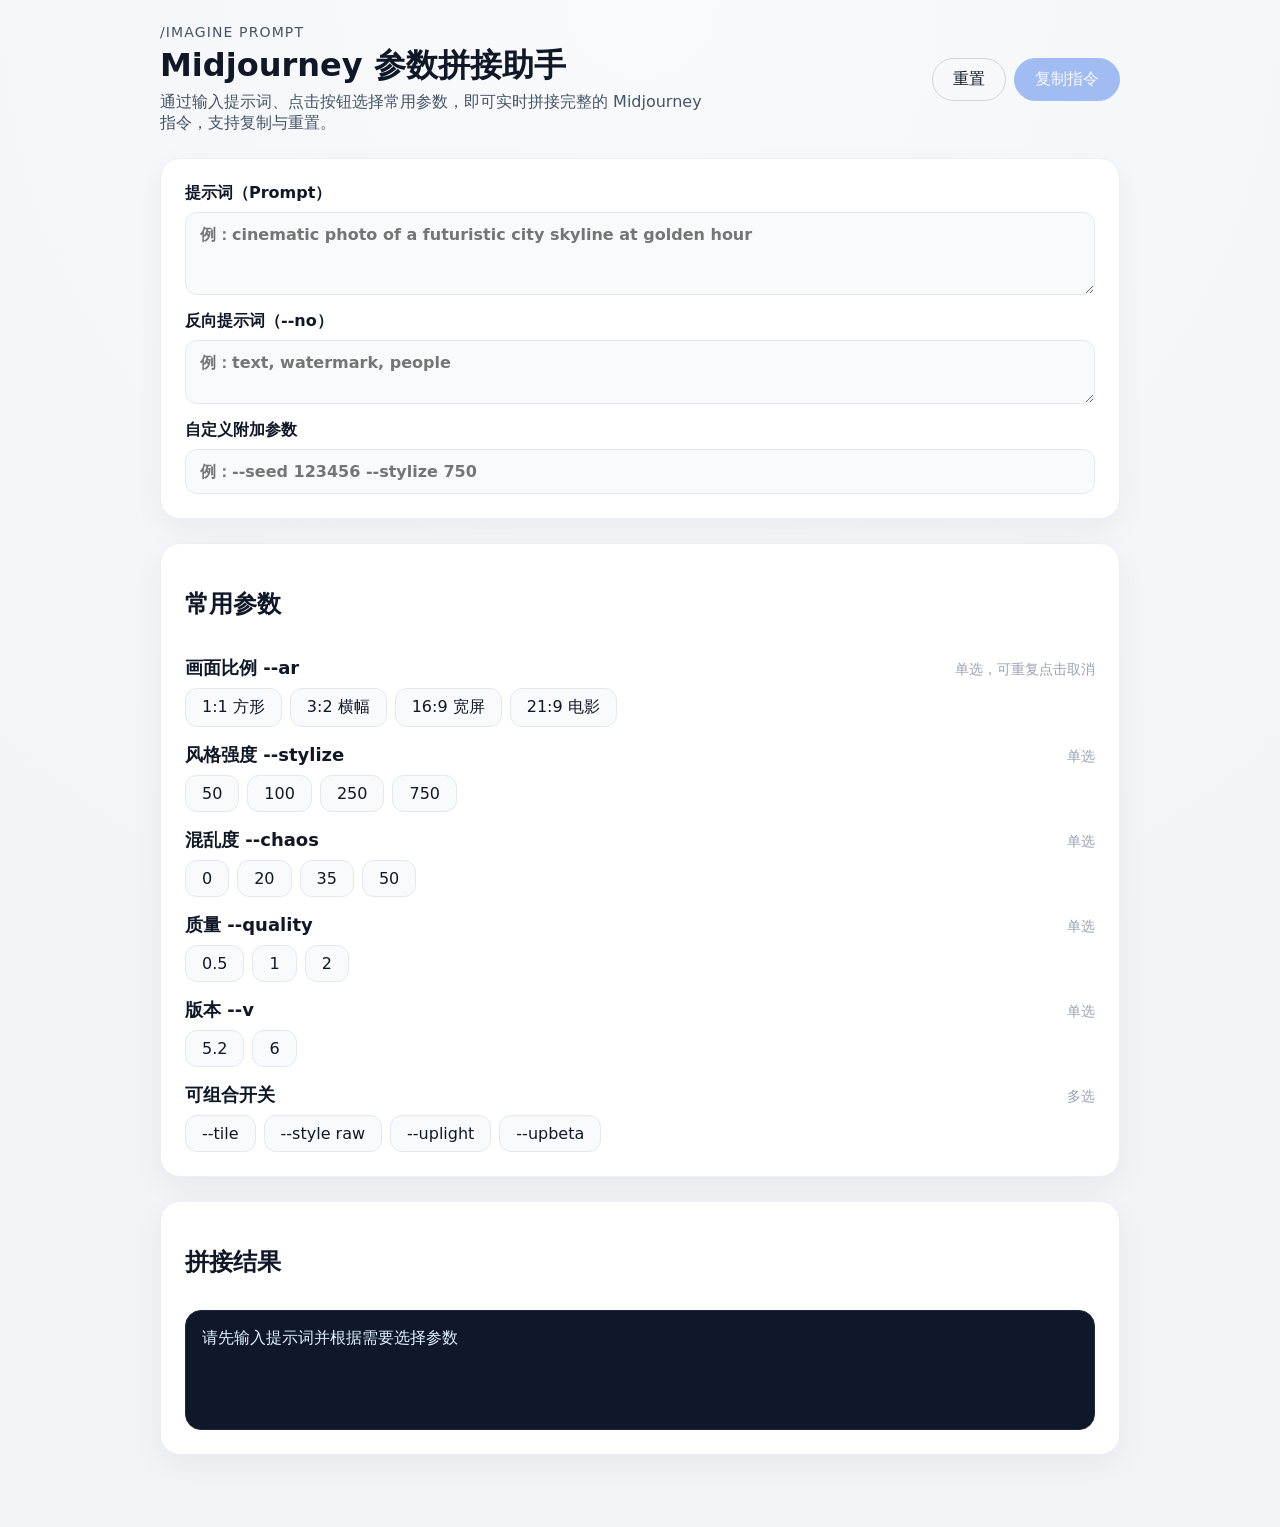
<file: index.html>
<!DOCTYPE html>
<html lang="zh-CN">
  <head>
    <meta charset="UTF-8" />
    <meta name="viewport" content="width=device-width, initial-scale=1.0" />
    <title>Midjourney 参数拼接助手</title>
    <link rel="stylesheet" href="styles.css" />
  </head>
  <body>
    <main class="page">
      <header class="intro">
        <div>
          <p class="eyebrow">/imagine prompt</p>
          <h1>Midjourney 参数拼接助手</h1>
          <p class="lede">
            通过输入提示词、点击按钮选择常用参数，即可实时拼接完整的
            Midjourney 指令，支持复制与重置。
          </p>
        </div>
        <div class="actions">
          <button class="ghost" id="resetBtn" type="button">重置</button>
          <button class="primary" id="copyBtn" type="button">复制指令</button>
        </div>
      </header>

      <section class="panel">
        <label class="field">
          <span>提示词（Prompt）</span>
          <textarea
            id="promptInput"
            rows="3"
            placeholder="例：cinematic photo of a futuristic city skyline at golden hour"
          ></textarea>
        </label>

        <label class="field">
          <span>反向提示词（--no）</span>
          <textarea
            id="negativeInput"
            rows="2"
            placeholder="例：text, watermark, people"
          ></textarea>
        </label>

        <label class="field">
          <span>自定义附加参数</span>
          <input
            id="customInput"
            type="text"
            placeholder="例：--seed 123456 --stylize 750"
          />
        </label>
      </section>

      <section class="panel">
        <h2>常用参数</h2>

        <div class="param-group" data-multi="false">
          <div class="group-head">
            <h3>画面比例 --ar</h3>
            <span>单选，可重复点击取消</span>
          </div>
          <div class="button-row" role="group" aria-label="画面比例">
            <button type="button" class="param-button" data-group="ar" data-param="--ar 1:1">1:1 方形</button>
            <button type="button" class="param-button" data-group="ar" data-param="--ar 3:2">3:2 横幅</button>
            <button type="button" class="param-button" data-group="ar" data-param="--ar 16:9">16:9 宽屏</button>
            <button type="button" class="param-button" data-group="ar" data-param="--ar 21:9">21:9 电影</button>
          </div>
        </div>

        <div class="param-group" data-multi="false">
          <div class="group-head">
            <h3>风格强度 --stylize</h3>
            <span>单选</span>
          </div>
          <div class="button-row" role="group" aria-label="风格强度">
            <button type="button" class="param-button" data-group="stylize" data-param="--stylize 50">50</button>
            <button type="button" class="param-button" data-group="stylize" data-param="--stylize 100">100</button>
            <button type="button" class="param-button" data-group="stylize" data-param="--stylize 250">250</button>
            <button type="button" class="param-button" data-group="stylize" data-param="--stylize 750">750</button>
          </div>
        </div>

        <div class="param-group" data-multi="false">
          <div class="group-head">
            <h3>混乱度 --chaos</h3>
            <span>单选</span>
          </div>
          <div class="button-row" role="group" aria-label="混乱度">
            <button type="button" class="param-button" data-group="chaos" data-param="--chaos 0">0</button>
            <button type="button" class="param-button" data-group="chaos" data-param="--chaos 20">20</button>
            <button type="button" class="param-button" data-group="chaos" data-param="--chaos 35">35</button>
            <button type="button" class="param-button" data-group="chaos" data-param="--chaos 50">50</button>
          </div>
        </div>

        <div class="param-group" data-multi="false">
          <div class="group-head">
            <h3>质量 --quality</h3>
            <span>单选</span>
          </div>
          <div class="button-row" role="group" aria-label="质量">
            <button type="button" class="param-button" data-group="quality" data-param="--quality .5">0.5</button>
            <button type="button" class="param-button" data-group="quality" data-param="--quality 1">1</button>
            <button type="button" class="param-button" data-group="quality" data-param="--quality 2">2</button>
          </div>
        </div>

        <div class="param-group" data-multi="false">
          <div class="group-head">
            <h3>版本 --v</h3>
            <span>单选</span>
          </div>
          <div class="button-row" role="group" aria-label="版本">
            <button type="button" class="param-button" data-group="version" data-param="--v 5.2">5.2</button>
            <button type="button" class="param-button" data-group="version" data-param="--v 6">6</button>
          </div>
        </div>

        <div class="param-group" data-multi="true">
          <div class="group-head">
            <h3>可组合开关</h3>
            <span>多选</span>
          </div>
          <div class="button-row" role="group" aria-label="可组合开关">
            <button type="button" class="param-button" data-group="switches" data-multi="true" data-param="--tile">--tile</button>
            <button type="button" class="param-button" data-group="switches" data-multi="true" data-param="--style raw">--style raw</button>
            <button type="button" class="param-button" data-group="switches" data-multi="true" data-param="--uplight">--uplight</button>
            <button type="button" class="param-button" data-group="switches" data-multi="true" data-param="--upbeta">--upbeta</button>
          </div>
        </div>
      </section>

      <section class="panel result-panel">
        <div class="group-head">
          <h2>拼接结果</h2>
          <small id="feedback" role="status" aria-live="polite"></small>
        </div>
        <pre id="result" class="result" tabindex="0"></pre>
      </section>
    </main>

    <script src="script.js" defer></script>
  </body>
</html>
</file>
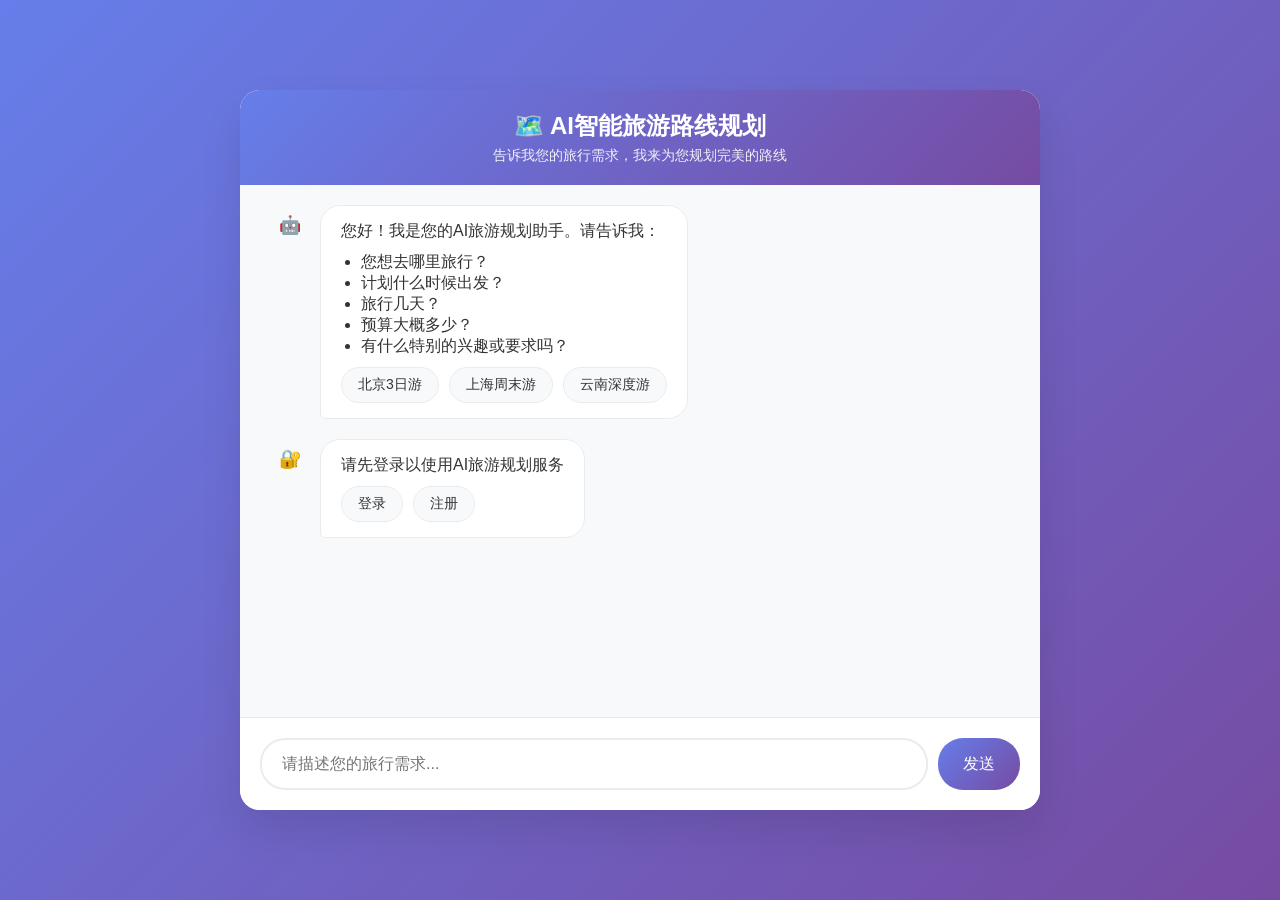
<file: static/chat.html>
<!DOCTYPE html>
<html lang="zh-CN">
<head>
    <meta charset="UTF-8">
    <meta name="viewport" content="width=device-width, initial-scale=1.0">
    <title>AI智能旅游路线规划 - 聊天界面</title>
    <style>
        * {
            margin: 0;
            padding: 0;
            box-sizing: border-box;
        }

        body {
            font-family: 'Segoe UI', Tahoma, Geneva, Verdana, sans-serif;
            background: linear-gradient(135deg, #667eea 0%, #764ba2 100%);
            height: 100vh;
            display: flex;
            justify-content: center;
            align-items: center;
        }

        .chat-container {
            width: 90%;
            max-width: 800px;
            height: 80vh;
            background: white;
            border-radius: 20px;
            box-shadow: 0 20px 40px rgba(0,0,0,0.1);
            display: flex;
            flex-direction: column;
            overflow: hidden;
        }

        .chat-header {
            background: linear-gradient(135deg, #667eea 0%, #764ba2 100%);
            color: white;
            padding: 20px;
            text-align: center;
        }

        .chat-header h1 {
            font-size: 24px;
            margin-bottom: 5px;
        }

        .chat-header p {
            opacity: 0.9;
            font-size: 14px;
        }

        .chat-messages {
            flex: 1;
            padding: 20px;
            overflow-y: auto;
            background: #f8f9fa;
        }

        .message {
            margin-bottom: 20px;
            display: flex;
            align-items: flex-start;
        }

        .message.user {
            justify-content: flex-end;
        }

        .message-content {
            max-width: 70%;
            padding: 15px 20px;
            border-radius: 20px;
            position: relative;
        }

        .message.user .message-content {
            background: linear-gradient(135deg, #667eea 0%, #764ba2 100%);
            color: white;
            border-bottom-right-radius: 5px;
        }

        .message.bot .message-content {
            background: white;
            color: #333;
            border: 1px solid #e9ecef;
            border-bottom-left-radius: 5px;
        }

        .message-avatar {
            width: 40px;
            height: 40px;
            border-radius: 50%;
            margin: 0 10px;
            display: flex;
            align-items: center;
            justify-content: center;
            font-size: 18px;
        }

        .message.user .message-avatar {
            background: linear-gradient(135deg, #667eea 0%, #764ba2 100%);
            color: white;
        }

        .message.bot .message-avatar {
            background: #f8f9fa;
            color: #667eea;
        }

        .chat-input {
            padding: 20px;
            background: white;
            border-top: 1px solid #e9ecef;
        }

        .input-group {
            display: flex;
            gap: 10px;
        }

        .chat-input input {
            flex: 1;
            padding: 15px 20px;
            border: 2px solid #e9ecef;
            border-radius: 25px;
            font-size: 16px;
            outline: none;
            transition: border-color 0.3s;
        }

        .chat-input input:focus {
            border-color: #667eea;
        }

        .send-button {
            padding: 15px 25px;
            background: linear-gradient(135deg, #667eea 0%, #764ba2 100%);
            color: white;
            border: none;
            border-radius: 25px;
            cursor: pointer;
            font-size: 16px;
            transition: transform 0.2s;
        }

        .send-button:hover {
            transform: translateY(-2px);
        }

        .send-button:disabled {
            opacity: 0.6;
            cursor: not-allowed;
            transform: none;
        }

        .typing-indicator {
            display: none;
            align-items: center;
            margin-bottom: 20px;
        }

        .typing-indicator .message-avatar {
            background: #f8f9fa;
            color: #667eea;
        }

        .typing-dots {
            display: flex;
            gap: 4px;
            margin-left: 10px;
        }

        .typing-dot {
            width: 8px;
            height: 8px;
            background: #667eea;
            border-radius: 50%;
            animation: typing 1.4s infinite;
        }

        .typing-dot:nth-child(2) {
            animation-delay: 0.2s;
        }

        .typing-dot:nth-child(3) {
            animation-delay: 0.4s;
        }

        @keyframes typing {
            0%, 60%, 100% {
                transform: translateY(0);
            }
            30% {
                transform: translateY(-10px);
            }
        }

        .route-card {
            background: white;
            border: 1px solid #e9ecef;
            border-radius: 10px;
            padding: 15px;
            margin: 10px 0;
        }

        .route-card h3 {
            color: #667eea;
            margin-bottom: 10px;
        }

        .route-card p {
            color: #666;
            margin-bottom: 5px;
        }

        .quick-actions {
            display: flex;
            gap: 10px;
            margin-top: 10px;
            flex-wrap: wrap;
        }

        .quick-action {
            padding: 8px 16px;
            background: #f8f9fa;
            border: 1px solid #e9ecef;
            border-radius: 20px;
            cursor: pointer;
            font-size: 14px;
            transition: all 0.2s;
        }

        .quick-action:hover {
            background: #667eea;
            color: white;
        }

        .error-message {
            background: #f8d7da;
            color: #721c24;
            border: 1px solid #f5c6cb;
            border-radius: 10px;
            padding: 15px;
            margin: 10px 0;
        }

        .success-message {
            background: #d4edda;
            color: #155724;
            border: 1px solid #c3e6cb;
            border-radius: 10px;
            padding: 15px;
            margin: 10px 0;
        }

        @media (max-width: 768px) {
            .chat-container {
                width: 95%;
                height: 90vh;
            }
            
            .message-content {
                max-width: 85%;
            }
        }
    </style>
</head>
<body>
    <div class="chat-container">
        <div class="chat-header">
            <h1>🗺️ AI智能旅游路线规划</h1>
            <p>告诉我您的旅行需求，我来为您规划完美的路线</p>
        </div>
        
        <div class="chat-messages" id="chatMessages">
            <div class="message bot">
                <div class="message-avatar">🤖</div>
                <div class="message-content">
                    <p>您好！我是您的AI旅游规划助手。请告诉我：</p>
                    <ul style="margin-top: 10px; padding-left: 20px;">
                        <li>您想去哪里旅行？</li>
                        <li>计划什么时候出发？</li>
                        <li>旅行几天？</li>
                        <li>预算大概多少？</li>
                        <li>有什么特别的兴趣或要求吗？</li>
                    </ul>
                    <div class="quick-actions">
                        <div class="quick-action" onclick="sendQuickMessage('我想去北京旅行3天，预算5000元')">北京3日游</div>
                        <div class="quick-action" onclick="sendQuickMessage('上海周末游，预算2000元')">上海周末游</div>
                        <div class="quick-action" onclick="sendQuickMessage('云南7天深度游，预算8000元')">云南深度游</div>
                    </div>
                </div>
            </div>
        </div>
        
        <div class="typing-indicator" id="typingIndicator">
            <div class="message-avatar">🤖</div>
            <div class="message-content">
                <div class="typing-dots">
                    <div class="typing-dot"></div>
                    <div class="typing-dot"></div>
                    <div class="typing-dot"></div>
                </div>
            </div>
        </div>
        
        <div class="chat-input">
            <div class="input-group">
                <input type="text" id="messageInput" placeholder="请描述您的旅行需求..." onkeypress="handleKeyPress(event)">
                <button class="send-button" id="sendButton" onclick="sendMessage()">发送</button>
            </div>
        </div>
    </div>

    <script>
        const API_BASE_URL = '/api/v1';
        let currentRouteId = null;
        let isProcessing = false;

        // 初始化
        document.addEventListener('DOMContentLoaded', function() {
            // 检查是否已登录
            checkAuthStatus();
        });

        // 检查认证状态
        async function checkAuthStatus() {
            const token = localStorage.getItem('access_token');
            if (!token) {
                // 如果没有token，显示登录提示
                showLoginPrompt();
            }
        }

        // 显示登录提示
        function showLoginPrompt() {
            const messagesContainer = document.getElementById('chatMessages');
            const loginMessage = document.createElement('div');
            loginMessage.className = 'message bot';
            loginMessage.innerHTML = `
                <div class="message-avatar">🔐</div>
                <div class="message-content">
                    <p>请先登录以使用AI旅游规划服务</p>
                    <div class="quick-actions">
                        <div class="quick-action" onclick="showLoginForm()">登录</div>
                        <div class="quick-action" onclick="showRegisterForm()">注册</div>
                    </div>
                </div>
            `;
            messagesContainer.appendChild(loginMessage);
        }

        // 显示登录表单
        function showLoginForm() {
            const messagesContainer = document.getElementById('chatMessages');
            const loginForm = document.createElement('div');
            loginForm.className = 'message bot';
            loginForm.innerHTML = `
                <div class="message-avatar">🔐</div>
                <div class="message-content">
                    <h3>用户登录</h3>
                    <form id="loginForm" onsubmit="handleLogin(event)">
                        <div style="margin: 10px 0;">
                            <input type="text" id="loginUsername" placeholder="用户名" required style="width: 100%; padding: 10px; margin: 5px 0; border: 1px solid #ddd; border-radius: 5px;">
                        </div>
                        <div style="margin: 10px 0;">
                            <input type="password" id="loginPassword" placeholder="密码" required style="width: 100%; padding: 10px; margin: 5px 0; border: 1px solid #ddd; border-radius: 5px;">
                        </div>
                        <button type="submit" style="width: 100%; padding: 10px; background: #667eea; color: white; border: none; border-radius: 5px; cursor: pointer;">登录</button>
                    </form>
                </div>
            `;
            messagesContainer.appendChild(loginForm);
        }

        // 显示注册表单
        function showRegisterForm() {
            const messagesContainer = document.getElementById('chatMessages');
            const registerForm = document.createElement('div');
            registerForm.className = 'message bot';
            registerForm.innerHTML = `
                <div class="message-avatar">📝</div>
                <div class="message-content">
                    <h3>用户注册</h3>
                    <form id="registerForm" onsubmit="handleRegister(event)">
                        <div style="margin: 10px 0;">
                            <input type="text" id="registerUsername" placeholder="用户名" required style="width: 100%; padding: 10px; margin: 5px 0; border: 1px solid #ddd; border-radius: 5px;">
                        </div>
                        <div style="margin: 10px 0;">
                            <input type="email" id="registerEmail" placeholder="邮箱" required style="width: 100%; padding: 10px; margin: 5px 0; border: 1px solid #ddd; border-radius: 5px;">
                        </div>
                        <div style="margin: 10px 0;">
                            <input type="password" id="registerPassword" placeholder="密码" required style="width: 100%; padding: 10px; margin: 5px 0; border: 1px solid #ddd; border-radius: 5px;">
                        </div>
                        <button type="submit" style="width: 100%; padding: 10px; background: #667eea; color: white; border: none; border-radius: 5px; cursor: pointer;">注册</button>
                    </form>
                </div>
            `;
            messagesContainer.appendChild(registerForm);
        }

        // 处理登录
        async function handleLogin(event) {
            event.preventDefault();
            const username = document.getElementById('loginUsername').value;
            const password = document.getElementById('loginPassword').value;

            try {
                const response = await fetch(`${API_BASE_URL}/users/login`, {
                    method: 'POST',
                    headers: {
                        'Content-Type': 'application/json',
                    },
                    body: JSON.stringify({ username, password })
                });

                const data = await response.json();
                
                if (response.ok) {
                    localStorage.setItem('access_token', data.access_token);
                    addMessage('bot', '登录成功！现在可以开始规划您的旅行了。');
                    // 清除登录表单
                    const loginForm = document.getElementById('loginForm');
                    if (loginForm) {
                        loginForm.parentElement.parentElement.remove();
                    }
                } else {
                    addMessage('bot', `登录失败: ${data.detail}`);
                }
            } catch (error) {
                addMessage('bot', `登录时出错: ${error.message}`);
            }
        }

        // 处理注册
        async function handleRegister(event) {
            event.preventDefault();
            const username = document.getElementById('registerUsername').value;
            const email = document.getElementById('registerEmail').value;
            const password = document.getElementById('registerPassword').value;

            try {
                const response = await fetch(`${API_BASE_URL}/users/register`, {
                    method: 'POST',
                    headers: {
                        'Content-Type': 'application/json',
                    },
                    body: JSON.stringify({ username, email, password })
                });

                const data = await response.json();
                
                if (response.ok) {
                    addMessage('bot', '注册成功！请登录以开始使用服务。');
                    showLoginForm();
                } else {
                    addMessage('bot', `注册失败: ${data.detail}`);
                }
            } catch (error) {
                addMessage('bot', `注册时出错: ${error.message}`);
            }
        }

        // 发送快速消息
        function sendQuickMessage(message) {
            document.getElementById('messageInput').value = message;
            sendMessage();
        }

        // 处理键盘事件
        function handleKeyPress(event) {
            if (event.key === 'Enter' && !event.shiftKey) {
                event.preventDefault();
                sendMessage();
            }
        }

        // 发送消息
        async function sendMessage() {
            const input = document.getElementById('messageInput');
            const message = input.value.trim();
            
            if (!message || isProcessing) return;

            // 检查是否已登录
            const token = localStorage.getItem('access_token');
            if (!token) {
                addMessage('bot', '请先登录以使用AI旅游规划服务。');
                return;
            }

            // 添加用户消息
            addMessage('user', message);
            input.value = '';

            // 显示打字指示器
            showTypingIndicator();

            try {
                isProcessing = true;
                
                // 解析用户输入并创建路线规划请求
                const routeRequest = parseUserInput(message);
                
                // 发送请求到API
                const response = await fetch(`${API_BASE_URL}/routes/plan`, {
                    method: 'POST',
                    headers: {
                        'Content-Type': 'application/json',
                        'Authorization': `Bearer ${token}`
                    },
                    body: JSON.stringify(routeRequest)
                });

                const data = await response.json();
                
                // 隐藏打字指示器
                hideTypingIndicator();
                
                if (response.ok) {
                    currentRouteId = data.route_id;
                    displayRouteResponse(data);
                } else {
                    addMessage('bot', `规划路线时出错: ${data.detail}`);
                }
            } catch (error) {
                hideTypingIndicator();
                addMessage('bot', `网络错误: ${error.message}`);
            } finally {
                isProcessing = false;
            }
        }

        // 解析用户输入
        function parseUserInput(message) {
            // 简单的关键词提取，实际应用中可以使用更复杂的NLP
            const destination = extractDestination(message);
            const dates = extractDates(message);
            const budget = extractBudget(message);
            const travelers = extractTravelers(message);
            const interests = extractInterests(message);

            return {
                destination: destination || '未指定',
                start_date: dates.start || new Date().toISOString().split('T')[0],
                end_date: dates.end || new Date(Date.now() + 3 * 24 * 60 * 60 * 1000).toISOString().split('T')[0],
                travelers: travelers || 1,
                budget: budget,
                interests: interests,
                special_requirements: message
            };
        }

        // 提取目的地
        function extractDestination(message) {
            const cities = ['北京', '上海', '广州', '深圳', '杭州', '南京', '苏州', '成都', '重庆', '西安', '武汉', '长沙', '厦门', '青岛', '大连', '昆明', '丽江', '大理', '桂林', '阳朔', '三亚', '海口', '哈尔滨', '长春', '沈阳', '天津', '石家庄', '太原', '呼和浩特', '银川', '西宁', '兰州', '乌鲁木齐', '拉萨', '香港', '澳门', '台湾'];
            
            for (const city of cities) {
                if (message.includes(city)) {
                    return city;
                }
            }
            return null;
        }

        // 提取日期
        function extractDates(message) {
            const today = new Date();
            const tomorrow = new Date(today.getTime() + 24 * 60 * 60 * 1000);
            const nextWeek = new Date(today.getTime() + 7 * 24 * 60 * 60 * 1000);
            
            return {
                start: tomorrow.toISOString().split('T')[0],
                end: nextWeek.toISOString().split('T')[0]
            };
        }

        // 提取预算
        function extractBudget(message) {
            const budgetMatch = message.match(/(\d+)\s*元/);
            return budgetMatch ? parseInt(budgetMatch[1]) : null;
        }

        // 提取旅行人数
        function extractTravelers(message) {
            const travelerMatch = message.match(/(\d+)\s*人/);
            return travelerMatch ? parseInt(travelerMatch[1]) : 1;
        }

        // 提取兴趣
        function extractInterests(message) {
            const interests = [];
            const interestKeywords = {
                '自然风光': ['自然', '风景', '山水', '湖泊', '森林', '海滩'],
                '历史文化': ['历史', '文化', '古迹', '博物馆', '寺庙', '古建筑'],
                '美食': ['美食', '小吃', '特色菜', '餐厅', '夜市'],
                '购物': ['购物', '商场', '市场', '特产'],
                '娱乐': ['娱乐', '游乐场', '主题公园', '表演', '演出'],
                '户外': ['户外', '徒步', '登山', '骑行', '露营']
            };

            for (const [interest, keywords] of Object.entries(interestKeywords)) {
                for (const keyword of keywords) {
                    if (message.includes(keyword)) {
                        interests.push(interest);
                        break;
                    }
                }
            }

            return interests;
        }

        // 显示路线响应
        function displayRouteResponse(data) {
            if (data.route_data) {
                const routeData = data.route_data;
                
                let responseHtml = `
                    <div class="route-card">
                        <h3>🗺️ ${routeData.title || '智能路线规划'}</h3>
                        <p><strong>目的地:</strong> ${data.route_data.destination || '未指定'}</p>
                        <p><strong>预算:</strong> ${routeData.total_budget ? '¥' + routeData.total_budget : '待计算'}</p>
                `;

                if (routeData.days && routeData.days.length > 0) {
                    responseHtml += '<h4>📅 行程安排:</h4>';
                    routeData.days.forEach((day, index) => {
                        responseHtml += `
                            <div style="margin: 10px 0; padding: 10px; background: #f8f9fa; border-radius: 5px;">
                                <strong>第${index + 1}天:</strong> ${day.title || '行程安排'}
                                <p style="margin: 5px 0; color: #666;">${day.description || ''}</p>
                        `;
                        
                        if (day.activities && day.activities.length > 0) {
                            responseHtml += '<ul style="margin: 5px 0; padding-left: 20px;">';
                            day.activities.forEach(activity => {
                                responseHtml += `<li>${activity.name || activity.description}</li>`;
                            });
                            responseHtml += '</ul>';
                        }
                        
                        responseHtml += '</div>';
                    });
                }

                if (routeData.highlights && routeData.highlights.length > 0) {
                    responseHtml += '<h4>✨ 亮点推荐:</h4><ul>';
                    routeData.highlights.forEach(highlight => {
                        responseHtml += `<li>${highlight}</li>`;
                    });
                    responseHtml += '</ul>';
                }

                if (routeData.tips && routeData.tips.length > 0) {
                    responseHtml += '<h4>💡 实用贴士:</h4><ul>';
                    routeData.tips.forEach(tip => {
                        responseHtml += `<li>${tip}</li>`;
                    });
                    responseHtml += '</ul>';
                }

                responseHtml += `
                        <div class="quick-actions">
                            <div class="quick-action" onclick="optimizeRoute()">优化路线</div>
                            <div class="quick-action" onclick="saveRoute()">保存路线</div>
                            <div class="quick-action" onclick="shareRoute()">分享路线</div>
                        </div>
                    </div>
                `;

                addMessage('bot', responseHtml);
            } else {
                addMessage('bot', '路线规划完成！请查看上方的详细安排。');
            }
        }

        // 添加消息到聊天界面
        function addMessage(sender, content) {
            const messagesContainer = document.getElementById('chatMessages');
            const messageDiv = document.createElement('div');
            messageDiv.className = `message ${sender}`;
            
            const avatar = sender === 'user' ? '👤' : '🤖';
            messageDiv.innerHTML = `
                <div class="message-avatar">${avatar}</div>
                <div class="message-content">${content}</div>
            `;
            
            messagesContainer.appendChild(messageDiv);
            messagesContainer.scrollTop = messagesContainer.scrollHeight;
        }

        // 显示打字指示器
        function showTypingIndicator() {
            document.getElementById('typingIndicator').style.display = 'flex';
        }

        // 隐藏打字指示器
        function hideTypingIndicator() {
            document.getElementById('typingIndicator').style.display = 'none';
        }

        // 优化路线
        async function optimizeRoute() {
            const feedback = prompt('请告诉我您希望如何优化这条路线：');
            if (!feedback) return;

            addMessage('user', `优化建议: ${feedback}`);
            showTypingIndicator();

            try {
                const token = localStorage.getItem('access_token');
                const response = await fetch(`${API_BASE_URL}/routes/${currentRouteId}/optimize`, {
                    method: 'POST',
                    headers: {
                        'Content-Type': 'application/json',
                        'Authorization': `Bearer ${token}`
                    },
                    body: JSON.stringify({ feedback })
                });

                const data = await response.json();
                hideTypingIndicator();

                if (response.ok) {
                    addMessage('bot', '路线优化完成！根据您的反馈，我已经调整了路线安排。');
                } else {
                    addMessage('bot', `优化失败: ${data.detail}`);
                }
            } catch (error) {
                hideTypingIndicator();
                addMessage('bot', `优化时出错: ${error.message}`);
            }
        }

        // 保存路线
        function saveRoute() {
            addMessage('bot', '路线已保存到您的个人中心！');
        }

        // 分享路线
        function shareRoute() {
            if (navigator.share) {
                navigator.share({
                    title: 'AI智能旅游路线规划',
                    text: '查看我规划的旅游路线',
                    url: window.location.href
                });
            } else {
                // 复制链接到剪贴板
                navigator.clipboard.writeText(window.location.href).then(() => {
                    addMessage('bot', '路线链接已复制到剪贴板！');
                });
            }
        }
    </script>
</body>
</html>
</file>
<file: styles.css>
:root {
  font-family: "Inter", "Segoe UI", system-ui, -apple-system, BlinkMacSystemFont,
    "PingFang SC", "Microsoft YaHei", sans-serif;
  color: #101828;
  background-color: #f5f5f7;
  --brand: #2563eb;
  --brand-dark: #1d4ed8;
  --border: #e4e7ec;
}

* {
  box-sizing: border-box;
}

body {
  margin: 0;
  min-height: 100vh;
  background: radial-gradient(circle at top, #f8fafc, #f2f4f7 65%);
  padding: 24px;
}

.page {
  max-width: 960px;
  margin: 0 auto 48px;
  display: flex;
  flex-direction: column;
  gap: 24px;
}

.intro {
  display: flex;
  gap: 16px;
  justify-content: space-between;
  align-items: center;
  flex-wrap: wrap;
}

.eyebrow {
  margin: 0;
  font-size: 14px;
  text-transform: uppercase;
  letter-spacing: 0.08em;
  color: #475467;
}

.intro h1 {
  margin: 4px 0;
  font-size: 32px;
}

.lede {
  margin: 0;
  color: #475467;
  max-width: 560px;
}

.actions {
  display: flex;
  gap: 8px;
}

button {
  font: inherit;
  border-radius: 999px;
  padding: 10px 20px;
  border: 1px solid transparent;
  cursor: pointer;
  transition: transform 180ms ease, box-shadow 180ms ease;
}

button:active {
  transform: scale(0.97);
}

button.primary {
  background: var(--brand);
  color: #fff;
  border-color: var(--brand);
  box-shadow: 0 8px 16px rgba(37, 99, 235, 0.2);
}

button.primary:disabled {
  opacity: 0.4;
  cursor: not-allowed;
  box-shadow: none;
}

button.ghost {
  background: transparent;
  border-color: #d0d5dd;
  color: #101828;
}

.panel {
  background: #fff;
  padding: 24px;
  border-radius: 20px;
  border: 1px solid #eceff5;
  box-shadow: 0 10px 30px rgba(15, 23, 42, 0.05);
  display: flex;
  flex-direction: column;
  gap: 16px;
}

.field {
  display: flex;
  flex-direction: column;
  gap: 8px;
  font-weight: 600;
  color: #101828;
}

textarea,
input[type="text"] {
  font: inherit;
  padding: 12px 14px;
  border-radius: 12px;
  border: 1px solid var(--border);
  resize: vertical;
  background: #f9fafb;
}

textarea:focus,
input[type="text"]:focus {
  outline: 2px solid rgba(37, 99, 235, 0.35);
  border-color: var(--brand);
  background: #fff;
}

.param-group {
  display: flex;
  flex-direction: column;
  gap: 8px;
}

.group-head {
  display: flex;
  justify-content: space-between;
  gap: 12px;
  align-items: baseline;
}

.group-head h3 {
  margin: 0;
  font-size: 18px;
}

.group-head span {
  color: #98a2b3;
  font-size: 14px;
}

.button-row {
  display: flex;
  flex-wrap: wrap;
  gap: 8px;
}

.param-button {
  border-radius: 12px;
  border: 1px solid var(--border);
  background: #f8fafc;
  padding: 8px 16px;
  color: #101828;
}

.param-button.active {
  background: rgba(37, 99, 235, 0.12);
  color: var(--brand-dark);
  border-color: rgba(37, 99, 235, 0.6);
}

.result-panel {
  gap: 12px;
}

.result {
  margin: 0;
  padding: 16px;
  background: #0f172a;
  color: #e0f2fe;
  border-radius: 16px;
  min-height: 120px;
  line-height: 1.5;
  font-family: "JetBrains Mono", "SFMono-Regular", Consolas, monospace;
  white-space: pre-wrap;
  border: 1px solid #1e293b;
}

#feedback {
  color: #22c55e;
  font-weight: 600;
  min-height: 1em;
}

@media (max-width: 640px) {
  body {
    padding: 16px;
  }

  .actions {
    width: 100%;
    justify-content: flex-start;
  }

  button.primary,
  button.ghost {
    flex: 1;
    text-align: center;
  }
}
</file>
